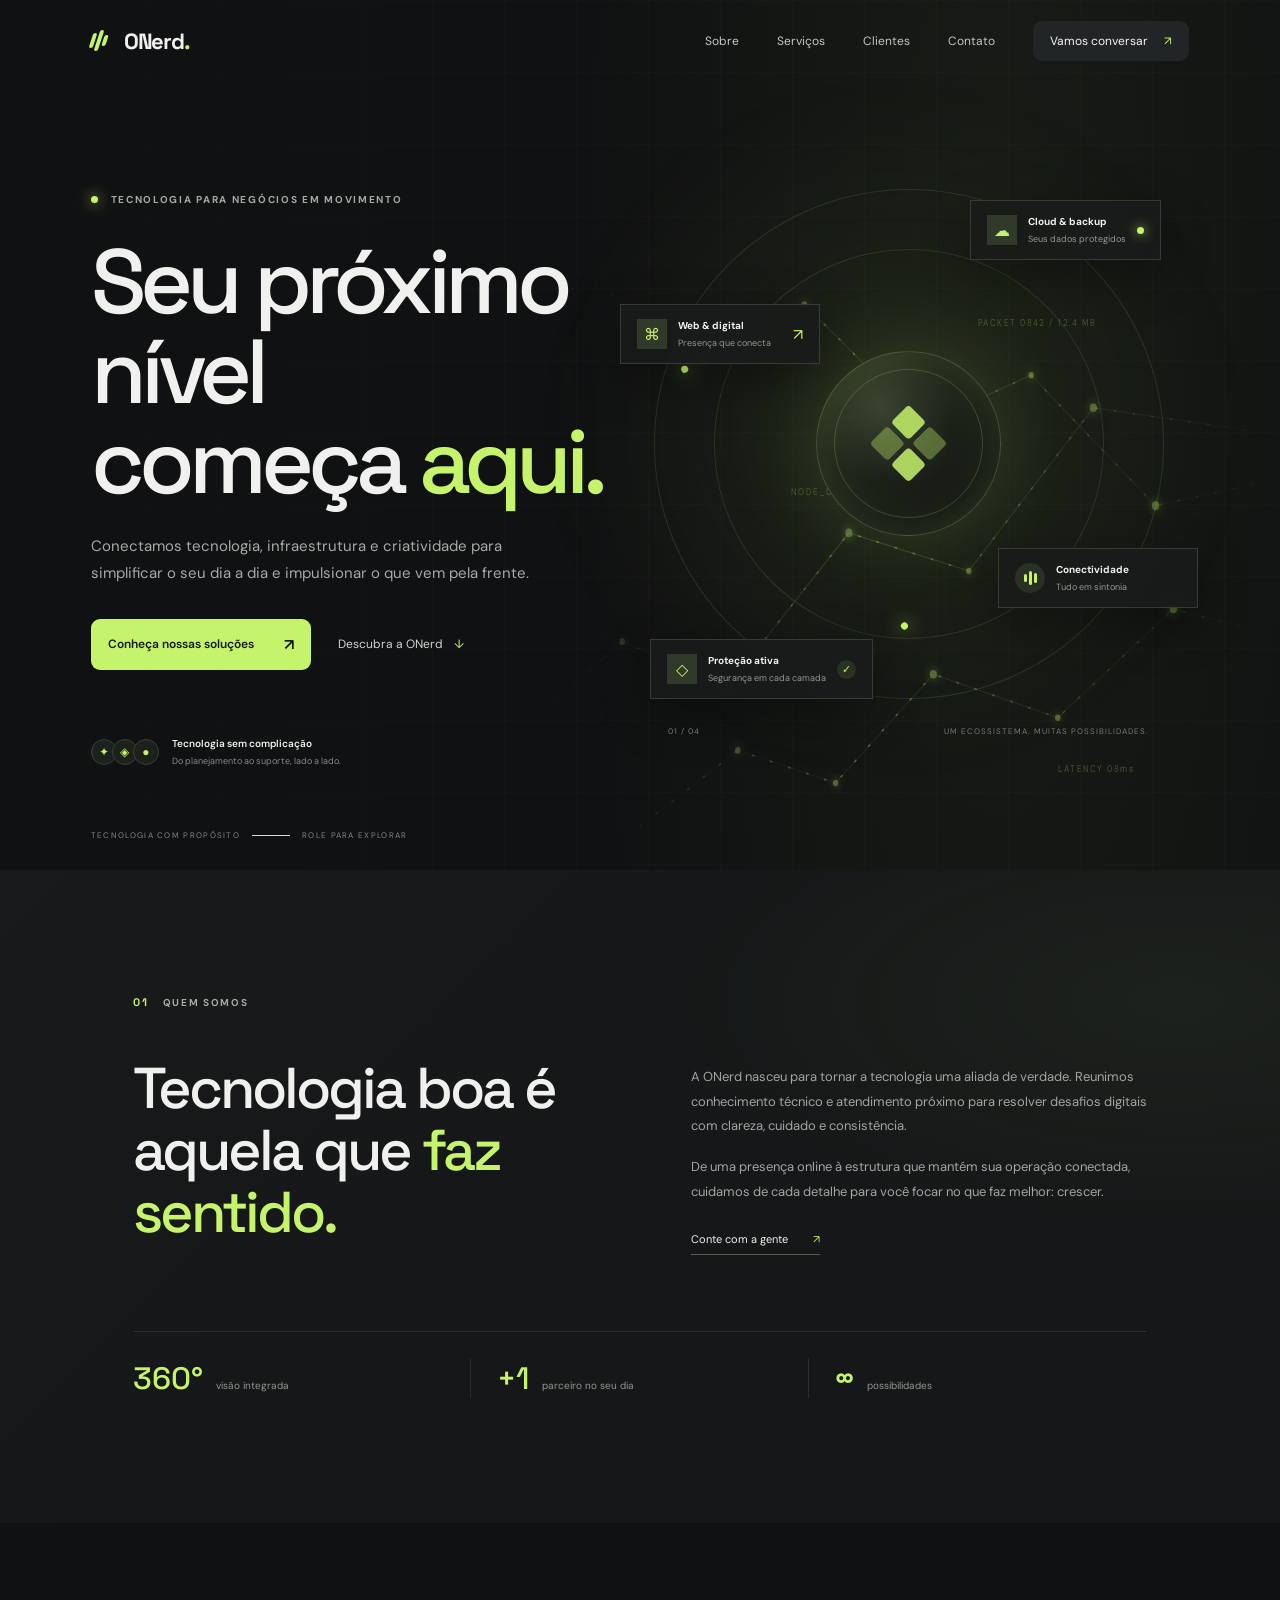
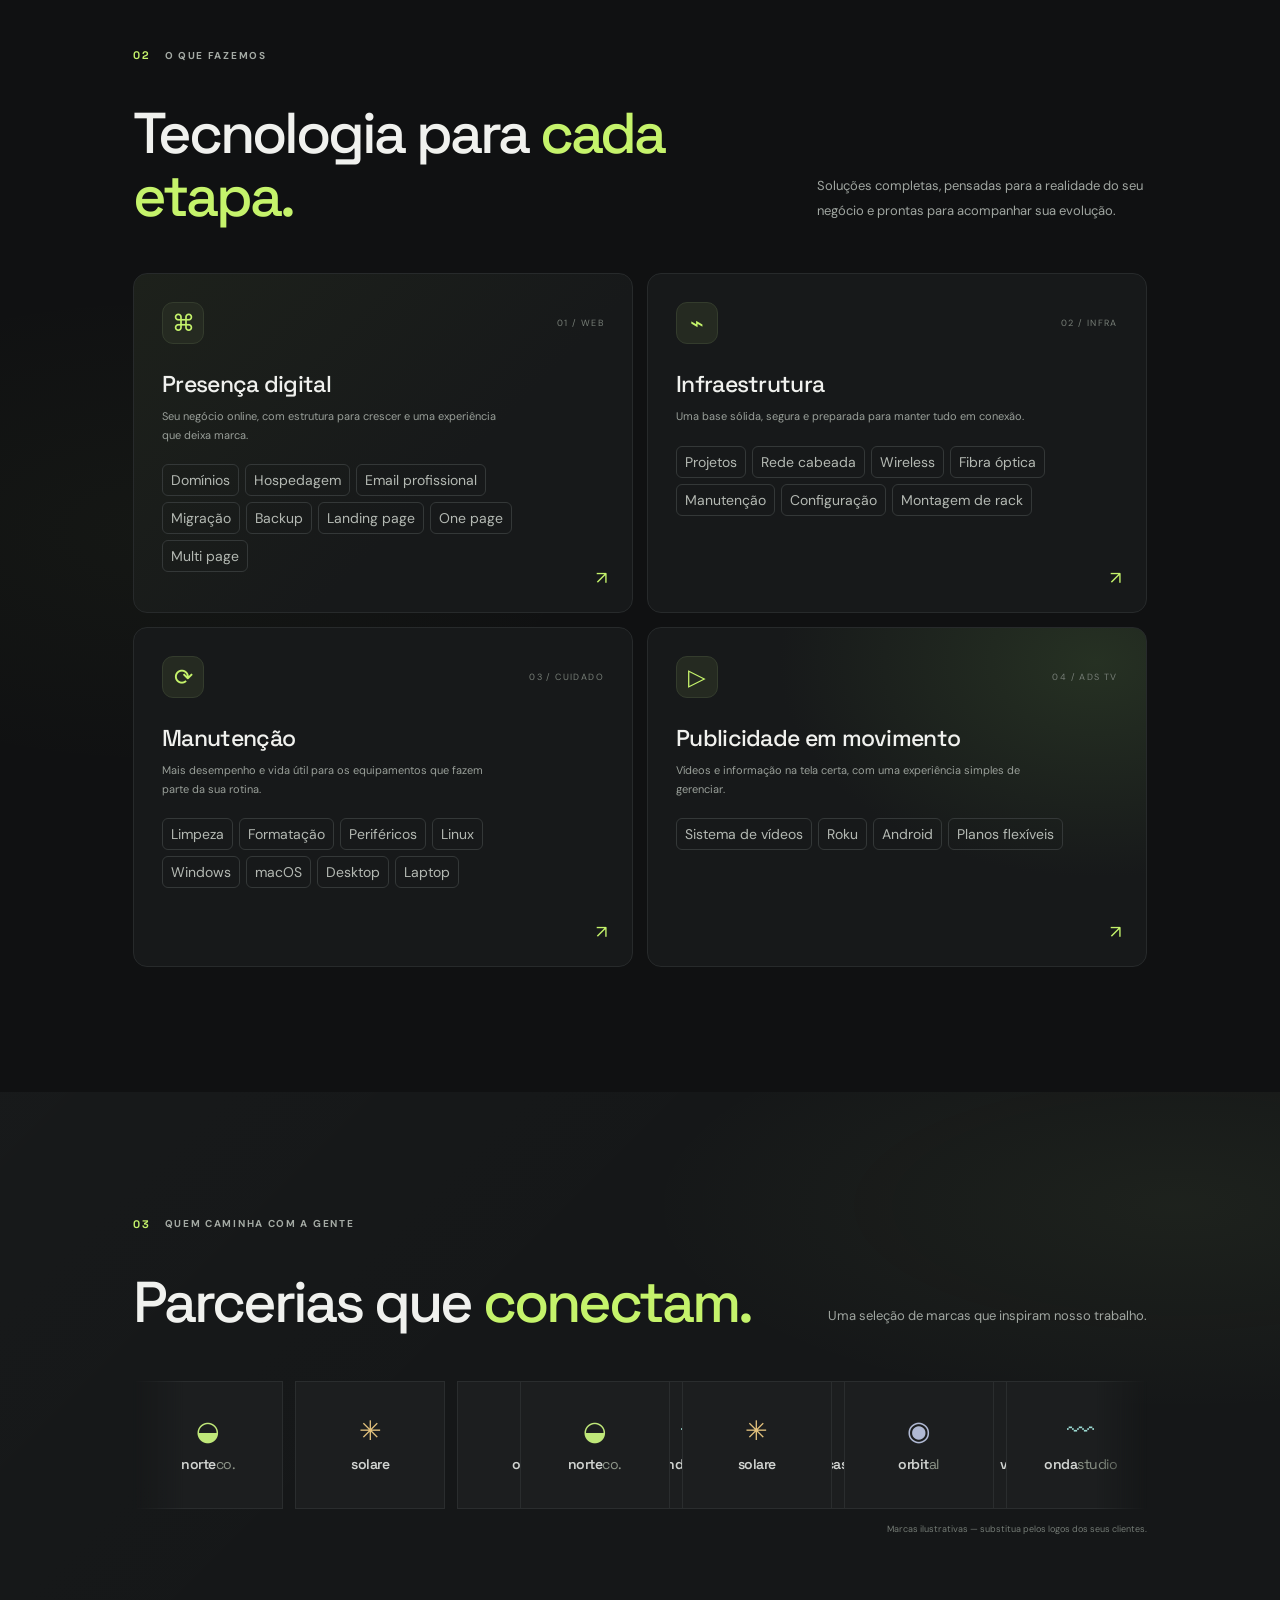
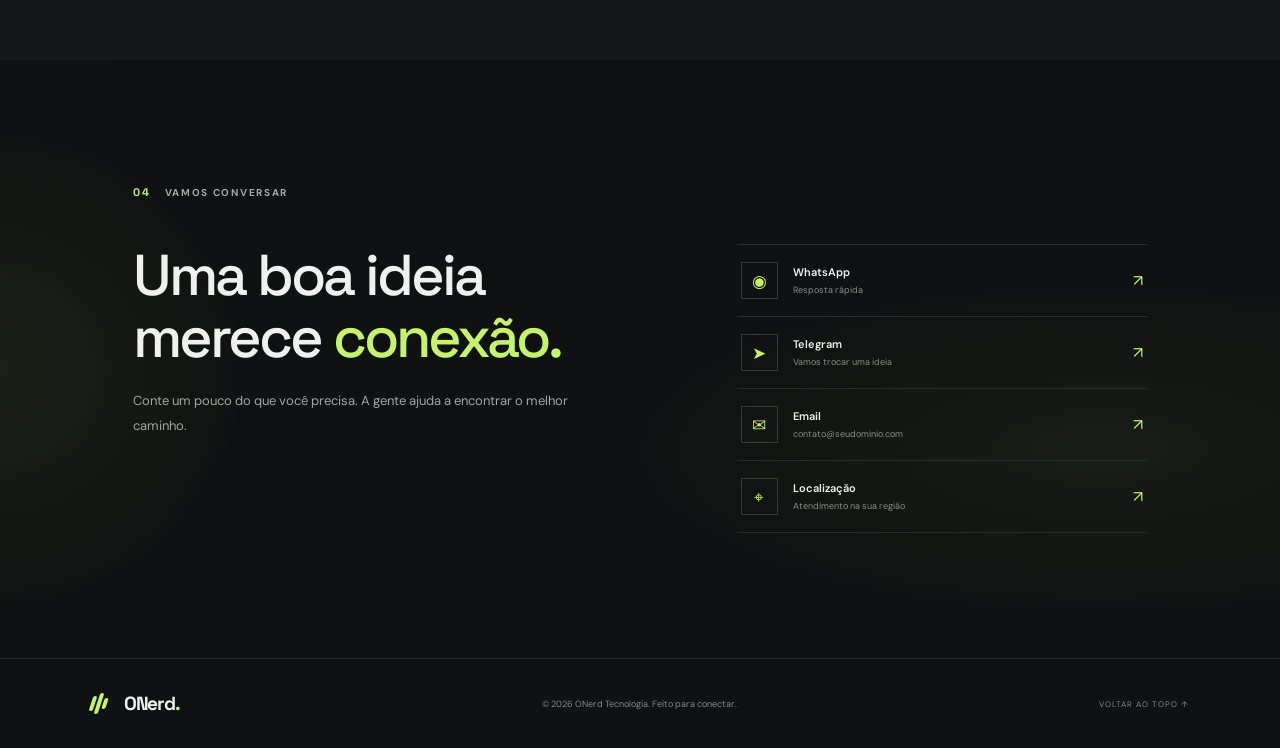
<file: index.html>
<!doctype html>
<html lang="pt-BR">
<head>
  <meta charset="utf-8">
  <meta name="viewport" content="width=device-width, initial-scale=1">
  <meta name="theme-color" content="#101112">
  <meta name="description" content="ONerd conecta tecnologia, infraestrutura e criatividade para impulsionar o seu negócio.">
  <title>ONerd — tecnologia que move</title>
  <link rel="preconnect" href="https://fonts.googleapis.com">
  <link rel="preconnect" href="https://fonts.gstatic.com" crossorigin>
  <link href="https://fonts.googleapis.com/css2?family=DM+Sans:wght@400;500;600;700&family=Space+Grotesk:wght@400;500;600;700&display=swap" rel="stylesheet">
  <link rel="stylesheet" href="styles.css">
</head>
<body>
  <header class="header" id="topo">
    <a class="brand" href="#topo" aria-label="ONerd, início"><span class="brand-mark"><i></i><i></i><i></i></span><span>ONerd<span class="brand-dot">.</span></span></a>
    <button class="menu-toggle" aria-label="Abrir menu" aria-expanded="false"><span></span><span></span></button>
    <nav class="nav" aria-label="Navegação principal">
      <a href="#sobre">Sobre</a><a href="#servicos">Serviços</a><a href="#clientes">Clientes</a><a href="#contato">Contato</a>
      <a class="nav-cta" href="#contato">Vamos conversar <span>↗</span></a>
    </nav>
  </header>

  <main>
    <section class="hero">
      <div class="hero-grid"></div><div class="hero-glow"></div>
      <div class="hero-data" aria-hidden="true">
        <svg viewBox="0 0 1440 800" preserveAspectRatio="none">
          <defs><linearGradient id="data-line" x1="0" x2="1"><stop offset="0" stop-color="#c5f36b" stop-opacity="0"/><stop offset=".48" stop-color="#c5f36b" stop-opacity=".7"/><stop offset="1" stop-color="#c5f36b" stop-opacity="0"/></linearGradient></defs>
          <path class="data-path path-a" d="M560 690 L700 590 L820 630 L955 490 L1090 525 L1230 375 L1440 400"/>
          <path class="data-path path-b" d="M650 250 L790 330 L905 280 L1040 390 L1160 345 L1300 465 L1440 440"/>
          <path class="data-path path-c" d="M720 760 L830 690 L940 720 L1050 620 L1190 660 L1320 560 L1440 585"/>
          <path class="data-path data-dash" d="M560 690 L700 590 L820 630 L955 490 L1090 525 L1230 375 L1440 400 M650 250 L790 330 L905 280 L1040 390 L1160 345 L1300 465 L1440 440 M720 760 L830 690 L940 720 L1050 620 L1190 660 L1320 560 L1440 585"/>
          <g class="data-nodes"><circle cx="700" cy="590" r="3"/><circle cx="820" cy="630" r="3"/><circle cx="955" cy="490" r="4"/><circle cx="1090" cy="525" r="3"/><circle cx="1230" cy="375" r="4"/><circle cx="790" cy="330" r="3"/><circle cx="905" cy="280" r="3"/><circle cx="1040" cy="390" r="4"/><circle cx="1160" cy="345" r="3"/><circle cx="1300" cy="465" r="4"/><circle cx="830" cy="690" r="3"/><circle cx="940" cy="720" r="3"/><circle cx="1050" cy="620" r="4"/><circle cx="1190" cy="660" r="3"/><circle cx="1320" cy="560" r="4"/></g>
          <text x="1100" y="300">PACKET 0842  /  12.4 MB</text><text x="890" y="455">NODE_07  •  CONNECTED</text><text x="1190" y="710">LATENCY  08ms</text>
        </svg>
      </div>
      <div class="hero-content">
        <div class="eyebrow"><span class="live-dot"></span> TECNOLOGIA PARA NEGÓCIOS EM MOVIMENTO</div>
        <h1>Seu próximo nível<br>começa <span>aqui.</span></h1>
        <p>Conectamos tecnologia, infraestrutura e criatividade para simplificar o seu dia a dia e impulsionar o que vem pela frente.</p>
        <div class="hero-actions"><a class="button button-primary" href="#servicos">Conheça nossas soluções <span>↗</span></a><a class="text-link" href="#sobre">Descubra a ONerd <span>↓</span></a></div>
        <div class="hero-proof"><div class="avatar-stack"><span>✦</span><span>◈</span><span>●</span></div><div><strong>Tecnologia sem complicação</strong><small>Do planejamento ao suporte, lado a lado.</small></div></div>
      </div>
      <div class="hero-visual" aria-hidden="true">
        <div class="orbit orbit-one"></div><div class="orbit orbit-two"></div>
        <div class="visual-core"><div class="core-ring"></div><div class="core-symbol"><i></i><i></i><i></i><i></i></div></div>
        <div class="float-card card-web"><div class="mini-icon">⌘</div><div><b>Web & digital</b><small>Presença que conecta</small></div><span class="card-arrow">↗</span></div>
        <div class="float-card card-network"><div class="signal"><i></i><i></i><i></i></div><div><b>Conectividade</b><small>Tudo em sintonia</small></div></div>
        <div class="float-card card-cloud"><div class="mini-icon">☁</div><div><b>Cloud & backup</b><small>Seus dados protegidos</small></div><span class="status-dot"></span></div>
        <div class="float-card card-security"><div class="mini-icon">◇</div><div><b>Proteção ativa</b><small>Segurança em cada camada</small></div><span class="status-check">✓</span></div>
        <div class="visual-caption"><span>01 / 04</span><span>UM ECOSSISTEMA. MUITAS POSSIBILIDADES.</span></div>
      </div>
      <div class="hero-bottom"><span>TECNOLOGIA COM PROPÓSITO</span><span class="scroll-line"></span><span>ROLE PARA EXPLORAR</span></div>
    </section>

    <section class="about section" id="sobre">
      <div class="section-kicker"><span>01</span> QUEM SOMOS</div>
      <div class="about-layout"><div><h2>Tecnologia boa é aquela que <em>faz sentido.</em></h2></div><div class="about-copy"><p>A ONerd nasceu para tornar a tecnologia uma aliada de verdade. Reunimos conhecimento técnico e atendimento próximo para resolver desafios digitais com clareza, cuidado e consistência.</p><p>De uma presença online à estrutura que mantém sua operação conectada, cuidamos de cada detalhe para você focar no que faz melhor: crescer.</p><a class="under-link" href="#contato">Conte com a gente <span>↗</span></a></div></div>
      <div class="stats"><div><strong>360°</strong><span>visão integrada</span></div><div><strong>+1</strong><span>parceiro no seu dia</span></div><div><strong>∞</strong><span>possibilidades</span></div></div>
    </section>

    <section class="services section" id="servicos">
      <div class="section-kicker"><span>02</span> O QUE FAZEMOS</div>
      <div class="section-heading"><h2>Tecnologia para <em>cada etapa.</em></h2><p>Soluções completas, pensadas para a realidade do seu negócio e prontas para acompanhar sua evolução.</p></div>
      <div class="service-grid">
        <article class="service-card service-featured"><div class="service-top"><span class="service-icon">⌘</span><span class="service-index">01 / WEB</span></div><h3>Presença digital</h3><p>Seu negócio online, com estrutura para crescer e uma experiência que deixa marca.</p><div class="tag-list"><span>Domínios</span><span>Hospedagem</span><span>Email profissional</span><span>Migração</span><span>Backup</span><span>Landing page</span><span>One page</span><span>Multi page</span></div><a href="#contato" aria-label="Saiba mais sobre presença digital">↗</a></article>
        <article class="service-card"><div class="service-top"><span class="service-icon">⌁</span><span class="service-index">02 / INFRA</span></div><h3>Infraestrutura</h3><p>Uma base sólida, segura e preparada para manter tudo em conexão.</p><div class="tag-list"><span>Projetos</span><span>Rede cabeada</span><span>Wireless</span><span>Fibra óptica</span><span>Manutenção</span><span>Configuração</span><span>Montagem de rack</span></div><a href="#contato" aria-label="Saiba mais sobre infraestrutura">↗</a></article>
        <article class="service-card"><div class="service-top"><span class="service-icon">⟳</span><span class="service-index">03 / CUIDADO</span></div><h3>Manutenção</h3><p>Mais desempenho e vida útil para os equipamentos que fazem parte da sua rotina.</p><div class="tag-list"><span>Limpeza</span><span>Formatação</span><span>Periféricos</span><span>Linux</span><span>Windows</span><span>macOS</span><span>Desktop</span><span>Laptop</span></div><a href="#contato" aria-label="Saiba mais sobre manutenção">↗</a></article>
        <article class="service-card service-media"><div class="service-top"><span class="service-icon">▷</span><span class="service-index">04 / ADS TV</span></div><h3>Publicidade em movimento</h3><p>Vídeos e informação na tela certa, com uma experiência simples de gerenciar.</p><div class="tag-list"><span>Sistema de vídeos</span><span>Roku</span><span>Android</span><span>Planos flexíveis</span></div><a href="#contato" aria-label="Saiba mais sobre ADS TV">↗</a></article>
      </div>
    </section>

    <section class="clients section" id="clientes">
      <div class="section-kicker"><span>03</span> QUEM CAMINHA COM A GENTE</div>
      <div class="clients-heading"><h2>Parcerias que <em>conectam.</em></h2><p>Uma seleção de marcas que inspiram nosso trabalho.</p></div>
      <div class="client-marquee" aria-label="Logos ilustrativos de clientes">
        <div class="client-track">
          <div class="client-group"><div class="client-logo"><span class="client-symbol">◒</span><b>norte<span>co.</span></b></div><div class="client-logo"><span class="client-symbol client-sun">✳</span><b>solare</b></div><div class="client-logo"><span class="client-symbol client-ring">◉</span><b>orbit<span>al</span></b></div><div class="client-logo"><span class="client-symbol client-wave">〰</span><b>onda<span>studio</span></b></div><div class="client-logo"><span class="client-symbol">⌂</span><b>casa<span>mora</span></b></div><div class="client-logo"><span class="client-symbol client-cross">✣</span><b>vitta<span>+</span></b></div></div>
          <div class="client-group" aria-hidden="true"><div class="client-logo"><span class="client-symbol">◒</span><b>norte<span>co.</span></b></div><div class="client-logo"><span class="client-symbol client-sun">✳</span><b>solare</b></div><div class="client-logo"><span class="client-symbol client-ring">◉</span><b>orbit<span>al</span></b></div><div class="client-logo"><span class="client-symbol client-wave">〰</span><b>onda<span>studio</span></b></div><div class="client-logo"><span class="client-symbol">⌂</span><b>casa<span>mora</span></b></div><div class="client-logo"><span class="client-symbol client-cross">✣</span><b>vitta<span>+</span></b></div></div>
        </div>
      </div>
      <p class="sample-note">Marcas ilustrativas — substitua pelos logos dos seus clientes.</p>
    </section>

    <section class="contact section" id="contato">
      <div class="contact-glow"></div><div class="section-kicker"><span>04</span> VAMOS CONVERSAR</div>
      <div class="contact-layout"><div><h2>Uma boa ideia<br>merece <em>conexão.</em></h2><p>Conte um pouco do que você precisa. A gente ajuda a encontrar o melhor caminho.</p></div><div class="contact-links">
        <a href="https://wa.me/5511983392304" target="_blank" rel="noreferrer"><span class="contact-icon">◉</span><span><b>WhatsApp</b><small>Resposta rápida</small></span><i>↗</i></a>
        <a href="https://t.me/brunosalvadori" target="_blank" rel="noreferrer"><span class="contact-icon">➤</span><span><b>Telegram</b><small>Vamos trocar uma ideia</small></span><i>↗</i></a>
        <a href="mailto:help@onerd.cc"><span class="contact-icon">✉</span><span><b>Email</b><small>contato@seudominio.com</small></span><i>↗</i></a>
        <a href="#" target="_blank" rel="noreferrer"><span class="contact-icon">⌖</span><span><b>Localização</b><small>Atendimento na sua região</small></span><i>↗</i></a>
      </div></div>
    </section>
  </main>
  <button class="back-to-top" type="button" aria-label="Voltar ao topo" title="Voltar ao topo">↑</button>
  <footer class="footer"><a class="brand" href="#topo"><span class="brand-mark"><i></i><i></i><i></i></span><span>ONerd<span class="brand-dot">.</span></span></a><span>© <span id="year"></span> ONerd Tecnologia. Feito para conectar.</span><a href="#topo" class="back-top">VOLTAR AO TOPO ↑</a></footer>
  <script src="script.js"></script>
</body>
</html>
</file>
<file: styles.css>
@import url('https://fonts.googleapis.com/css2?family=DM+Sans:wght@400;500;600;700&family=Space+Grotesk:wght@400;500;600;700&display=swap');
:root{--bg:#101112;--panel:#17191a;--text:#f0f1ee;--muted:#929694;--line:#2a2d2e;--accent:#c5f36b;--font:'DM Sans',sans-serif;--display:'Space Grotesk',sans-serif}*{box-sizing:border-box}html{scroll-behavior:smooth;scroll-padding-top:90px}body{margin:0;background:var(--bg);color:var(--text);font-family:var(--font);-webkit-font-smoothing:antialiased}a{color:inherit;text-decoration:none}.header{height:82px;padding:0 7.1%;display:flex;align-items:center;justify-content:space-between;border-bottom:1px solid rgba(255,255,255,.07);position:absolute;top:0;left:0;width:100%;z-index:10}.brand{font-family:var(--display);font-size:22px;font-weight:700;letter-spacing:-1.2px;display:flex;align-items:center;gap:10px}.brand-dot{color:var(--accent)}.brand-mark{width:23px;height:23px;display:flex;align-items:center;gap:2px;transform:skew(-18deg)}.brand-mark i{background:var(--accent);height:15px;width:4px;border-radius:4px}.brand-mark i:nth-child(2){height:21px}.brand-mark i:nth-child(3){height:11px}.nav{display:flex;align-items:center;gap:38px;font-size:12px;color:#c4c6c3}.nav>a:not(.nav-cta):hover,.text-link:hover{color:var(--accent)}.nav-cta{background:#222526;padding:12px 17px;border-radius:3px;color:#f4f5f2}.nav-cta span{color:var(--accent);margin-left:13px}.menu-toggle{display:none}.hero{min-height:760px;height:min(870px,100vh);max-height:920px;position:relative;overflow:hidden;padding:180px 7.1% 90px;display:flex;align-items:center}.hero-grid{position:absolute;inset:0;background-image:linear-gradient(rgba(255,255,255,.022) 1px,transparent 1px),linear-gradient(90deg,rgba(255,255,255,.022) 1px,transparent 1px);background-size:72px 72px;mask-image:linear-gradient(90deg,transparent,#000 40%,#000)}.hero-glow{position:absolute;width:700px;height:700px;right:3%;top:9%;background:radial-gradient(circle,rgba(168,217,88,.12),rgba(97,127,59,.055) 35%,transparent 70%);filter:blur(20px)}.hero-content{position:relative;z-index:2;width:53%;max-width:700px}.eyebrow,.section-kicker{font-size:10px;letter-spacing:1.7px;font-weight:700;color:#a4aaa4}.live-dot{display:inline-block;width:7px;height:7px;background:var(--accent);border-radius:50%;margin-right:9px;box-shadow:0 0 14px var(--accent)}h1,h2,h3,p{margin-top:0}h1,h2,h3{font-family:var(--display)}h1{font-size:clamp(56px,7.1vw,96px);letter-spacing:-6px;line-height:.99;font-weight:500;margin:32px 0 25px}h1 span,h2 em{color:var(--accent);font-style:normal} .hero-content>p{max-width:465px;color:#a5aaa7;font-size:15px;line-height:1.8}.hero-actions{display:flex;align-items:center;gap:27px;margin-top:32px}.button{display:inline-flex;align-items:center;gap:30px;padding:15px 17px;font-size:12px;font-weight:600}.button-primary{background:var(--accent);color:#161915;border-radius:2px}.button-primary span{font-size:16px}.text-link{font-size:12px;color:#d2d5d2}.text-link span{margin-left:8px;color:var(--accent)}.hero-proof{display:flex;align-items:center;gap:13px;margin-top:67px}.avatar-stack{display:flex}.avatar-stack span{width:26px;height:26px;border:1px solid #3a4037;background:#1d211b;border-radius:50%;margin-left:-5px;display:grid;place-items:center;color:var(--accent);font-size:12px}.avatar-stack span:first-child{margin-left:0}.hero-proof strong,.hero-proof small{display:block}.hero-proof strong{font-size:10px;font-weight:600}.hero-proof small{color:#858b86;font-size:9px;margin-top:5px}.hero-visual{position:absolute;right:5.5%;top:16%;width:47%;height:70%;display:grid;place-items:center}.orbit{position:absolute;border:1px solid rgba(196,236,134,.12);border-radius:50%;transform:rotate(-24deg)}.orbit-one{width:min(40vw,510px);height:min(40vw,510px)}.orbit-two{width:min(31vw,390px);height:min(31vw,390px);transform:rotate(50deg)}.orbit-one:before,.orbit-two:before{content:"";position:absolute;width:7px;height:7px;background:var(--accent);border-radius:50%;box-shadow:0 0 18px var(--accent)}.orbit-one:before{left:15%;top:18%}.orbit-two:before{right:14%;bottom:18%}.visual-core{position:relative;width:185px;height:185px;border-radius:50%;display:grid;place-items:center;background:radial-gradient(circle at 35% 30%,#3a4330,#1c2119 42%,#121513 70%);border:1px solid rgba(211,247,154,.24);box-shadow:0 0 80px rgba(166,211,91,.12),inset 0 0 50px #a0cf5533}.core-ring{position:absolute;inset:17px;border:1px solid rgba(209,240,153,.19);border-radius:50%}.core-symbol{height:55px;width:55px;display:grid;grid-template-columns:repeat(2,1fr);gap:5px;transform:rotate(45deg)}.core-symbol i{background:var(--accent);border-radius:4px;opacity:.85}.core-symbol i:nth-child(2),.core-symbol i:nth-child(3){opacity:.35}.float-card{position:absolute;background:rgba(25,28,27,.92);border:1px solid #353b36;padding:14px 16px;display:flex;align-items:center;gap:11px;min-width:200px;box-shadow:0 15px 50px #0005;backdrop-filter:blur(12px)}.float-card b,.float-card small{display:block}.float-card b{font-size:10px}.float-card small{font-size:9px;color:#929992;margin-top:5px}.mini-icon{width:30px;height:30px;background:#30392a;color:var(--accent);display:grid;place-items:center;font-size:16px}.card-arrow{margin-left:auto;color:var(--accent)}.card-web{top:27%;left:2%}.card-network{right:2%;bottom:23%}.signal{width:30px;height:30px;border-radius:50%;background:#293125;display:flex;align-items:center;justify-content:center;gap:2px}.signal i{width:3px;background:var(--accent);border-radius:3px;height:8px}.signal i:nth-child(2){height:14px}.signal i:nth-child(3){height:10px}.visual-caption{position:absolute;bottom:2%;width:80%;display:flex;justify-content:space-between;color:#737a73;font-size:8px;letter-spacing:1px}.hero-bottom{position:absolute;bottom:30px;left:7.1%;display:flex;gap:12px;align-items:center;font-size:8px;letter-spacing:1.3px;color:#838983}.scroll-line{height:1px;width:38px;background:var(--accent)}.section{padding:125px 10.4%;position:relative}.section-kicker{display:flex;align-items:center;gap:14px}.section-kicker span{color:var(--accent);font-family:var(--display);font-size:11px}.about{background:#151718}.about-layout{display:grid;grid-template-columns:1fr 1fr;gap:10%;margin-top:48px}.about h2,.section-heading h2,.clients h2,.contact h2{font-size:clamp(38px,4.5vw,59px);letter-spacing:-3px;line-height:1.08;font-weight:500;margin:0}.about-copy{padding-top:8px}.about-copy p,.section-heading p,.clients-heading p,.contact-layout>div>p{font-size:13px;line-height:1.9;color:#a0a6a1;max-width:480px}.about-copy p+p{margin-top:16px}.under-link{display:inline-flex;gap:25px;margin-top:15px;font-size:11px;border-bottom:1px solid #555c54;padding-bottom:8px}.under-link span{color:var(--accent)}.stats{display:flex;gap:0;border-top:1px solid var(--line);margin-top:76px;padding-top:26px}.stats>div{width:33.33%;display:flex;align-items:baseline;gap:13px;border-right:1px solid var(--line);padding-left:26px}.stats>div:first-child{padding-left:0}.stats>div:last-child{border:0}.stats strong{font:500 31px var(--display);color:var(--accent)}.stats span{font-size:10px;color:#919791}.services{background:#101112}.section-heading{display:flex;justify-content:space-between;align-items:end;margin:40px 0 46px}.section-heading p{max-width:330px;margin-bottom:3px}.service-grid{display:grid;grid-template-columns:repeat(2,1fr);gap:14px}.service-card{min-height:340px;background:#17191a;border:1px solid #272a2b;padding:28px;position:relative;transition:transform .25s,border-color .25s}.service-card:hover{transform:translateY(-4px);border-color:#65734d}.service-featured{background:linear-gradient(135deg,#1d211b,#17191a 62%)}.service-top{display:flex;align-items:center;justify-content:space-between}.service-icon{font-size:23px;color:var(--accent);width:42px;height:42px;display:grid;place-items:center;background:#252a21;border:1px solid #343c2d}.service-index{font-size:9px;letter-spacing:1.4px;color:#777e77}.service-card h3{font-size:23px;font-weight:500;letter-spacing:-.7px;margin:25px 0 8px}.service-card>p{font-size:11px;line-height:1.7;color:#999f99;max-width:350px;margin-bottom:20px}.tag-list{display:flex;flex-wrap:wrap;gap:6px;max-width:430px;padding-right:28px}.tag-list span{font-size:9px;color:#b4b9b3;border:1px solid #343838;padding:6px 8px;border-radius:2px}.service-card>a{position:absolute;right:25px;bottom:22px;color:var(--accent);font-size:18px}.service-media{background:radial-gradient(ellipse at 90% 10%,#263123,#17191a 50%)}.clients{background:#151718}.clients-heading{display:flex;justify-content:space-between;align-items:end;margin:40px 0 48px}.clients-heading p{margin-bottom:4px}.client-grid{display:grid;grid-template-columns:repeat(6,1fr);gap:12px}.client-logo{height:128px;background:#1c1e1f;border:1px solid #2a2d2e;display:flex;flex-direction:column;align-items:center;justify-content:center;gap:11px;color:#d1d4d1;transition:background .2s,transform .2s}.client-logo:hover{background:#242726;transform:translateY(-3px)}.client-logo b{font:600 14px var(--display);letter-spacing:-.5px}.client-logo b span{color:#8d9589;font-weight:400}.client-symbol{font-size:27px;color:#bfe779;line-height:1}.client-sun{color:#e2c17c}.client-ring{color:#b0b9d3}.client-wave{color:#9bd9d1}.client-cross{color:#eca5a4}.sample-note{font-size:9px;color:#747b75;text-align:right;margin:14px 0 0}.contact{overflow:hidden;background:#101112}.contact-glow{position:absolute;width:500px;height:500px;left:-250px;top:10%;background:radial-gradient(circle,#a4db5c14,transparent 70%)}.contact-layout{display:grid;grid-template-columns:1fr .85fr;gap:12%;margin-top:45px;position:relative}.contact-layout>div>p{margin-top:21px}.contact-links{border-top:1px solid var(--line)}.contact-links>a{display:flex;align-items:center;gap:15px;padding:17px 4px;border-bottom:1px solid var(--line);transition:padding .2s}.contact-links>a:hover{padding-left:10px}.contact-icon{width:37px;height:37px;border:1px solid #373c37;color:var(--accent);display:grid;place-items:center;font-size:17px}.contact-links b,.contact-links small{display:block}.contact-links b{font-size:11px;font-weight:600}.contact-links small{font-size:9px;color:#878d87;margin-top:5px}.contact-links i{font-style:normal;margin-left:auto;color:var(--accent)}.footer{border-top:1px solid var(--line);min-height:90px;padding:20px 7.1%;display:flex;align-items:center;justify-content:space-between;color:#858b85;font-size:9px}.footer .brand{color:var(--text);font-size:19px}.back-top{letter-spacing:1px;font-size:8px}.back-top:hover{color:var(--accent)}
@media(max-width:900px){.header{padding:0 5%}.hero{padding-left:6%;padding-right:6%;min-height:760px}.hero-content{width:56%}.hero-visual{right:0;width:47%}.float-card{min-width:170px;padding:11px}.card-web{left:-4%}.card-network{right:-1%}.section{padding:100px 7%}.client-grid{grid-template-columns:repeat(3,1fr)}.nav{gap:22px}}
@media(max-width:650px){.header{height:70px}.menu-toggle{display:flex;border:0;background:none;flex-direction:column;gap:5px;padding:8px;z-index:12}.menu-toggle span{width:22px;height:1px;background:#eee}.nav{display:none;position:absolute;top:69px;left:0;width:100%;background:#151718;border-bottom:1px solid var(--line);padding:24px 7%;align-items:stretch;flex-direction:column;gap:22px}.nav.open{display:flex}.nav-cta{align-self:flex-start}.hero{height:auto;min-height:850px;padding:142px 7% 90px;display:block}.hero-content{width:100%}h1{font-size:60px;letter-spacing:-4px;margin:26px 0 20px}.hero-content>p{font-size:13px;max-width:390px}.hero-actions{gap:17px;flex-wrap:wrap}.button{gap:15px;padding:14px 12px;font-size:10px}.text-link{font-size:10px}.hero-proof{margin-top:34px}.hero-visual{top:auto;bottom:55px;left:0;right:0;width:100%;height:350px}.orbit-one{width:290px;height:290px}.orbit-two{width:220px;height:220px}.visual-core{width:130px;height:130px}.core-symbol{width:42px;height:42px}.card-web{top:16%;left:5%}.card-network{right:4%;bottom:18%}.float-card{min-width:150px}.visual-caption{bottom:0;width:80%}.hero-bottom{display:none}.section{padding:78px 7%}.about-layout,.contact-layout{grid-template-columns:1fr;gap:26px;margin-top:32px}.about h2,.section-heading h2,.clients h2,.contact h2{font-size:43px;letter-spacing:-2.4px}.section-heading,.clients-heading{display:block;margin:30px 0}.section-heading p,.clients-heading p{margin:16px 0 0}.stats{margin-top:46px}.stats>div{display:block;padding-left:14px}.stats strong{font-size:25px}.stats span{display:block;font-size:8px;margin-top:5px}.service-grid{grid-template-columns:1fr}.service-card{min-height:320px;padding:23px}.client-grid{grid-template-columns:repeat(2,1fr);gap:9px}.client-logo{height:108px}.sample-note{text-align:left}.contact-layout{gap:35px}.footer{padding:20px 7%;flex-wrap:wrap;gap:14px}.footer>span{order:3;width:100%;text-align:center}.footer .brand{font-size:18px}}
@media(prefers-reduced-motion:reduce){html{scroll-behavior:auto}*,*:before,*:after{transition:none!important}}
/* Faixa contínua de parcerias: a cópia duplicada permite um loop sem intervalo. */
.client-marquee{overflow:hidden;position:relative;width:100%;mask-image:linear-gradient(90deg,transparent,#000 5%,#000 95%,transparent)}
.client-track{display:flex;width:max-content;animation:client-scroll 34s linear infinite;will-change:transform}
.client-group{display:flex;flex:none;gap:12px;padding-right:12px}
.client-group .client-logo{flex:0 0 150px;height:128px}
.client-logo:hover{background:#1c1e1f;transform:none}
@keyframes client-scroll{to{transform:translateX(-50%)}}

/* Textura e luz ambiente sutis para dar profundidade aos fundos. */
body{background-image:radial-gradient(ellipse at 78% 7%,rgba(159,207,83,.055),transparent 30%),radial-gradient(ellipse at 4% 48%,rgba(121,139,105,.035),transparent 27%)}
.hero-grid{opacity:.65}
.about,.clients{background-image:radial-gradient(ellipse at 92% 20%,rgba(172,214,111,.055),transparent 32%),linear-gradient(135deg,rgba(255,255,255,.012),transparent 45%)}
.services{background-image:radial-gradient(ellipse at 12% 52%,rgba(149,188,87,.035),transparent 28%)}
.contact{background-image:radial-gradient(ellipse at 86% 65%,rgba(158,207,89,.06),transparent 32%)}

/* Resposta visual clara para botões, links e navegação por teclado. */
.button,.nav-cta,.contact-links>a,.service-card>a,.under-link{transition:transform .22s ease,background-color .22s ease,color .22s ease,border-color .22s ease,box-shadow .22s ease}
.button-primary{box-shadow:0 0 0 0 rgba(197,243,107,0)}
.button-primary:hover{transform:translateY(-3px);background:#d5ff83;box-shadow:0 9px 30px rgba(178,230,93,.22)}
.button-primary:active{transform:translateY(-1px) scale(.985)}
.nav-cta:hover{background:#30362a;box-shadow:0 5px 20px rgba(0,0,0,.24)}
.contact-links>a:hover .contact-icon{background:#293125;border-color:#63734b}
.contact-links>a:hover>i,.service-card>a:hover{transform:translate(3px,-3px)}
.under-link:hover{color:var(--accent);border-color:var(--accent)}
a:focus-visible,button:focus-visible{outline:2px solid var(--accent);outline-offset:4px}
.service-card{isolation:isolate;overflow:hidden;transition:transform .28s ease,border-color .28s ease,box-shadow .28s ease,background-color .28s ease}
.service-card::before{content:"";position:absolute;z-index:-1;inset:-1px;background:radial-gradient(360px circle at var(--pointer-x,50%) var(--pointer-y,50%),rgba(197,243,107,.13),transparent 58%);opacity:0;transition:opacity .28s ease;pointer-events:none}
.service-card::after{content:"";position:absolute;z-index:-1;inset:0;background:linear-gradient(120deg,rgba(255,255,255,.045),transparent 42%);opacity:0;transition:opacity .28s ease;pointer-events:none}
.service-card:hover{transform:translateY(-7px);border-color:rgba(197,243,107,.48);box-shadow:0 18px 46px rgba(0,0,0,.28),0 0 28px rgba(197,243,107,.055)}
.service-card:hover::before,.service-card:hover::after{opacity:1}
.service-card .service-icon{transition:transform .28s ease,background-color .28s ease,box-shadow .28s ease}
.service-card:hover .service-icon{transform:translateY(-2px) scale(1.06);background:#303a27;box-shadow:0 0 24px rgba(197,243,107,.12)}
.service-card>a{transition:transform .22s ease,color .22s ease}
@media(hover:none){.service-card:hover{transform:none;box-shadow:none}.service-card:hover::before,.service-card:hover::after{opacity:0}}
.service-card{border-radius:14px}
.service-icon{border-radius:11px}
.button,.nav-cta{border-radius:9px}
.hero-data{position:absolute;inset:0;z-index:1;overflow:hidden;pointer-events:none;opacity:.65;mask-image:linear-gradient(90deg,transparent 35%,#000 66%,#000)}
.hero-data svg{width:100%;height:100%;overflow:visible}
.hero-data .data-path{fill:none;stroke:url(#data-line);stroke-width:1;opacity:.38}
.hero-data .path-a{animation:data-flow 12s linear infinite}
.hero-data .path-b{animation:data-flow 15s linear infinite reverse;opacity:.28}
.hero-data .path-c{animation:data-flow 18s linear infinite;opacity:.22}
.hero-data .data-dash{stroke-width:1.5;stroke-dasharray:3 18;opacity:.8;animation:data-dash 5s linear infinite}
.hero-data .data-nodes circle{fill:#c5f36b;opacity:.55;filter:drop-shadow(0 0 5px #c5f36b);transform-box:fill-box;transform-origin:center;animation:node-pulse 2.8s ease-in-out infinite alternate}
.hero-data .data-nodes circle:nth-child(3n){animation-delay:-1.4s}
.hero-data text{fill:#c5f36b;font:9px 'DM Sans',sans-serif;letter-spacing:2px;opacity:.42;animation:data-label 4s ease-in-out infinite alternate}
.hero-data text:nth-of-type(2){animation-delay:-2s}
.hero-data text:nth-of-type(3){animation-delay:-1s}
.hero-content{z-index:3}
.hero-visual{z-index:2}
@keyframes data-flow{to{stroke-dashoffset:-180}}
@keyframes data-dash{to{stroke-dashoffset:-84}}
@keyframes node-pulse{to{opacity:1;transform:scale(1.8)}}
@keyframes data-label{to{opacity:.8}}
@media(max-width:650px){.hero-data{opacity:.32;mask-image:linear-gradient(180deg,transparent 15%,#000 50%,#000)}.hero-data svg{width:150%;height:70%;position:absolute;right:-20%;bottom:0}}
@media(prefers-reduced-motion:reduce){.hero-data *{animation:none!important}}
.card-cloud{top:10%;right:8%;min-width:185px}
.card-security{bottom:8%;left:7%;min-width:190px}
.status-dot{width:7px;height:7px;margin-left:auto;background:var(--accent);border-radius:50%;box-shadow:0 0 12px var(--accent)}
.status-check{margin-left:auto;width:19px;height:19px;display:grid;place-items:center;border-radius:50%;background:#293125;color:var(--accent);font-size:11px}
@media(max-width:900px) and (min-width:651px){.card-cloud{right:0;top:8%}.card-security{left:0;bottom:7%}}
@media(max-width:650px){.card-cloud,.card-security{display:none}}
.hero-visual .float-card{animation:hero-card-drift 5.7s ease-in-out infinite alternate;will-change:transform}
.hero-visual .card-web{animation-duration:6.8s;animation-delay:-2.1s}
.hero-visual .card-network{animation-duration:5.4s;animation-delay:-.7s;animation-name:hero-card-drift-reverse}
.hero-visual .card-cloud{animation-duration:7.2s;animation-delay:-3.4s;animation-name:hero-card-drift-reverse}
.hero-visual .card-security{animation-duration:6.1s;animation-delay:-1.5s}
@keyframes hero-card-drift{from{transform:translate3d(0,0,0) rotate(0)}to{transform:translate3d(5px,-11px,0) rotate(-1deg)}}
@keyframes hero-card-drift-reverse{from{transform:translate3d(0,0,0) rotate(0)}to{transform:translate3d(-6px,9px,0) rotate(1deg)}}
@media(prefers-reduced-motion:reduce){.hero-visual .float-card{animation:none;will-change:auto}}
.contact-links>a{transition:padding-left .42s cubic-bezier(.22,1,.36,1),background-color .42s ease}
.contact-links .contact-icon,.contact-links>a>i{transition:transform .42s cubic-bezier(.22,1,.36,1),background-color .42s ease,border-color .42s ease,color .42s ease,box-shadow .42s ease}
.contact-links>a:hover .contact-icon{transform:scale(1.06);box-shadow:0 0 20px rgba(197,243,107,.1)}
.contact-links>a:hover>i{transform:translate(3px,-3px)}
.back-to-top{position:fixed;z-index:20;right:28px;bottom:28px;width:48px;height:48px;border:1px solid rgba(197,243,107,.55);border-radius:50%;background:rgba(197,243,107,.94);color:#161915;font:600 22px var(--font);display:grid;place-items:center;cursor:pointer;opacity:0;visibility:hidden;transform:translateY(14px) scale(.92);box-shadow:0 8px 30px rgba(0,0,0,.35);transition:opacity .35s ease,visibility .35s ease,transform .45s cubic-bezier(.22,1,.36,1),box-shadow .3s ease}
.back-to-top.is-visible{opacity:1;visibility:visible;transform:translateY(0) scale(1)}
.back-to-top:hover{box-shadow:0 0 26px rgba(197,243,107,.32);transform:translateY(-4px) scale(1.04)}
@media(max-width:650px){.back-to-top{right:17px;bottom:17px;width:44px;height:44px}}
@media(prefers-reduced-motion:reduce){.back-to-top{transition:none}}
.header{position:fixed;border-bottom-color:transparent;background:rgba(16,17,18,0);backdrop-filter:blur(0);transition:background .4s ease,border-color .4s ease,backdrop-filter .4s ease}
.header.is-scrolled{background:rgba(16,17,18,.82);border-bottom-color:rgba(197,243,107,.22);backdrop-filter:blur(14px)}
.back-to-top{border:2px solid transparent;background:linear-gradient(#c5f36b,#c5f36b) padding-box,conic-gradient(from -90deg,var(--accent) 0deg var(--scroll-progress,0deg),rgba(255,255,255,.2) var(--scroll-progress,0deg) 360deg) border-box}
.tag-list span{font-size:14px}
.service-card .tag-list span{border-radius:6px}
</file>
